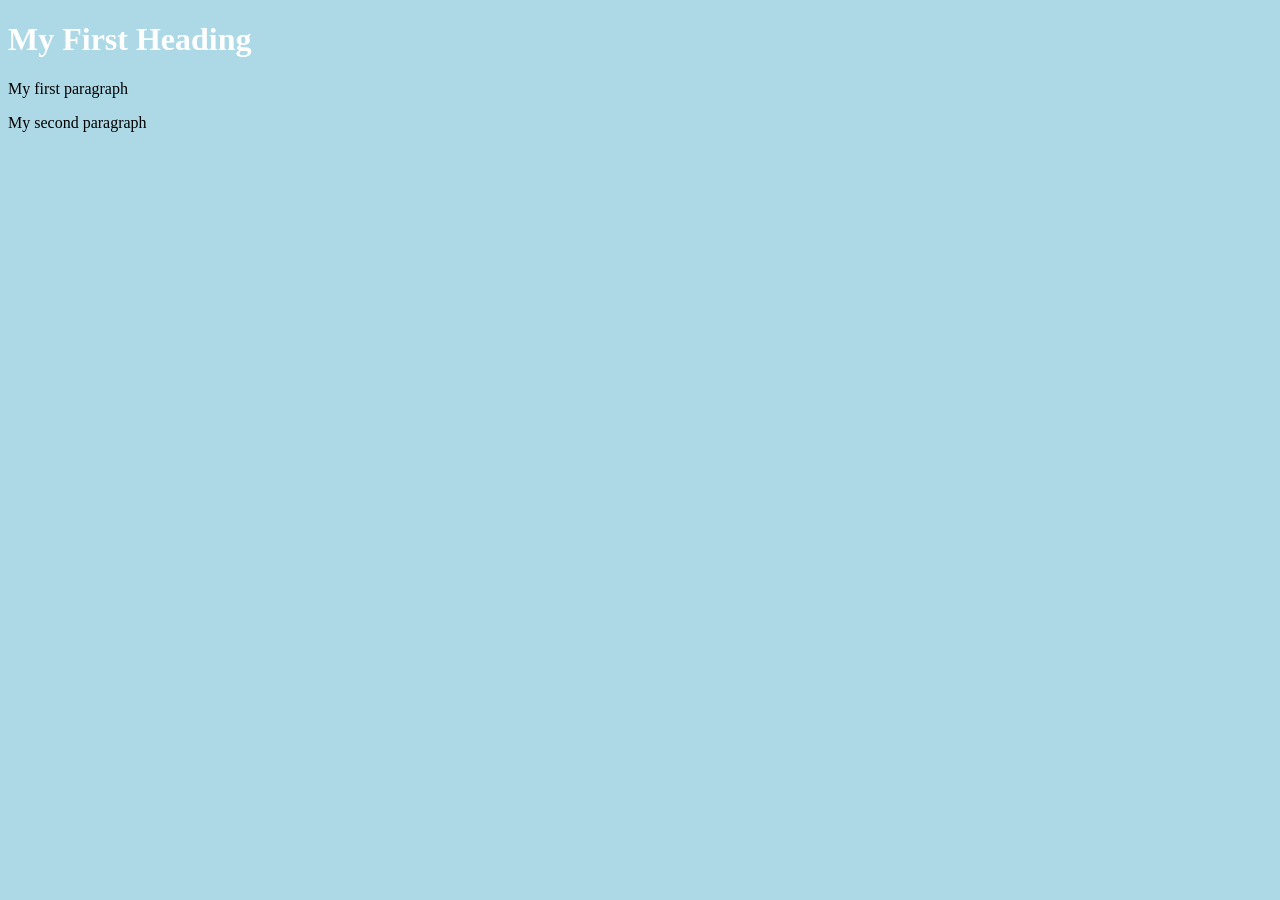
<file: index.html>
<!DOCTYPE html>
<html>
	<head>
		<title>Page Title</title>
		<link rel="stylesheet" href="styles.css">
	</head>
<bogy>
	<h1>My First Heading</h1>
	<p>My first paragraph</p>
	<p>My second paragraph</p>
</body>
</html>
</file>
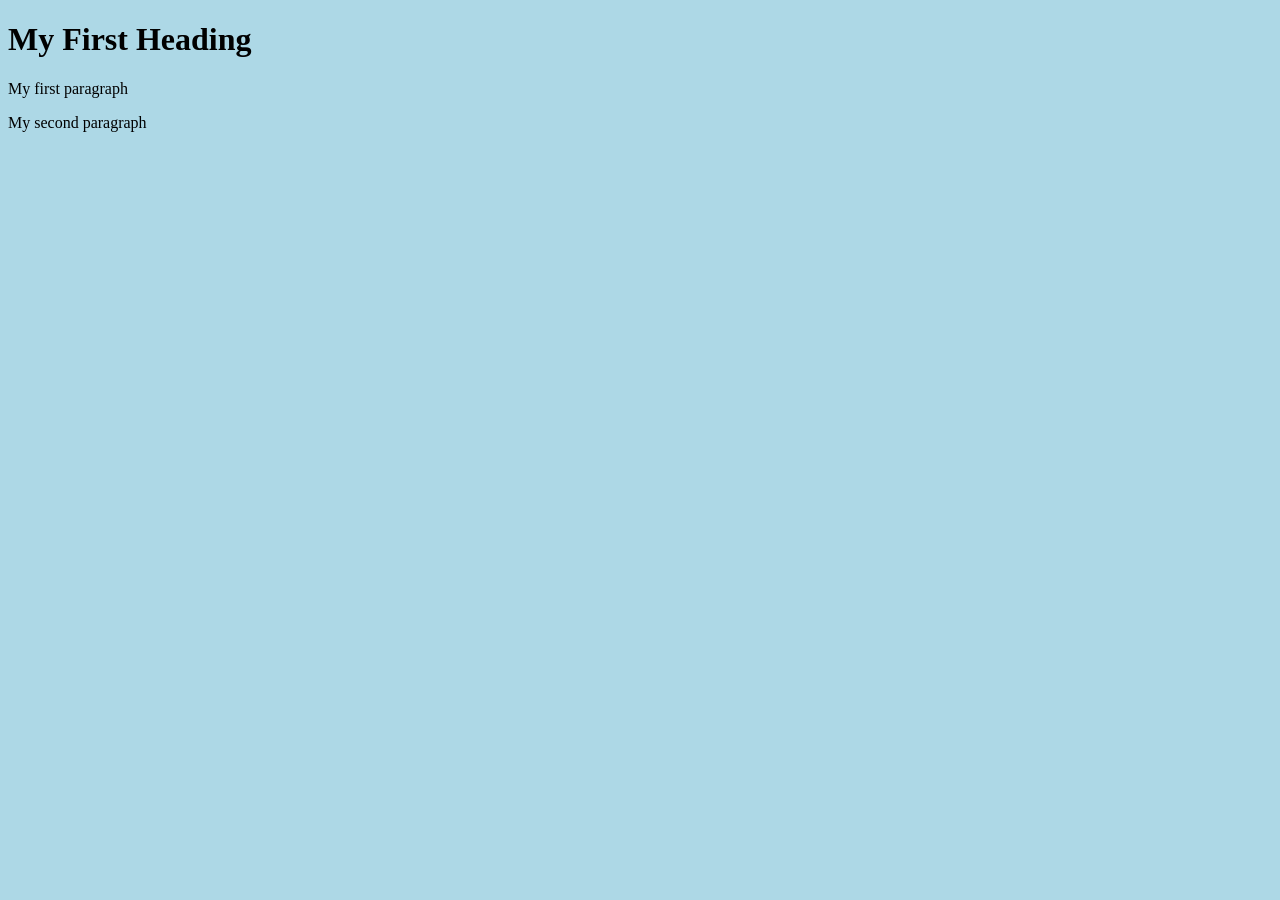
<file: web_pages/index.html>
<!DOCTYPE html>
<html>
	<head>
		<title>Page Title</title>
		<link rel="stylesheet" href="/css/styles.css">
	</head>
<bogy>
	<h1>My First Heading</h1>
	<p>My first paragraph</p>
	<p>My second paragraph</p>
</body>
</html>
</file>
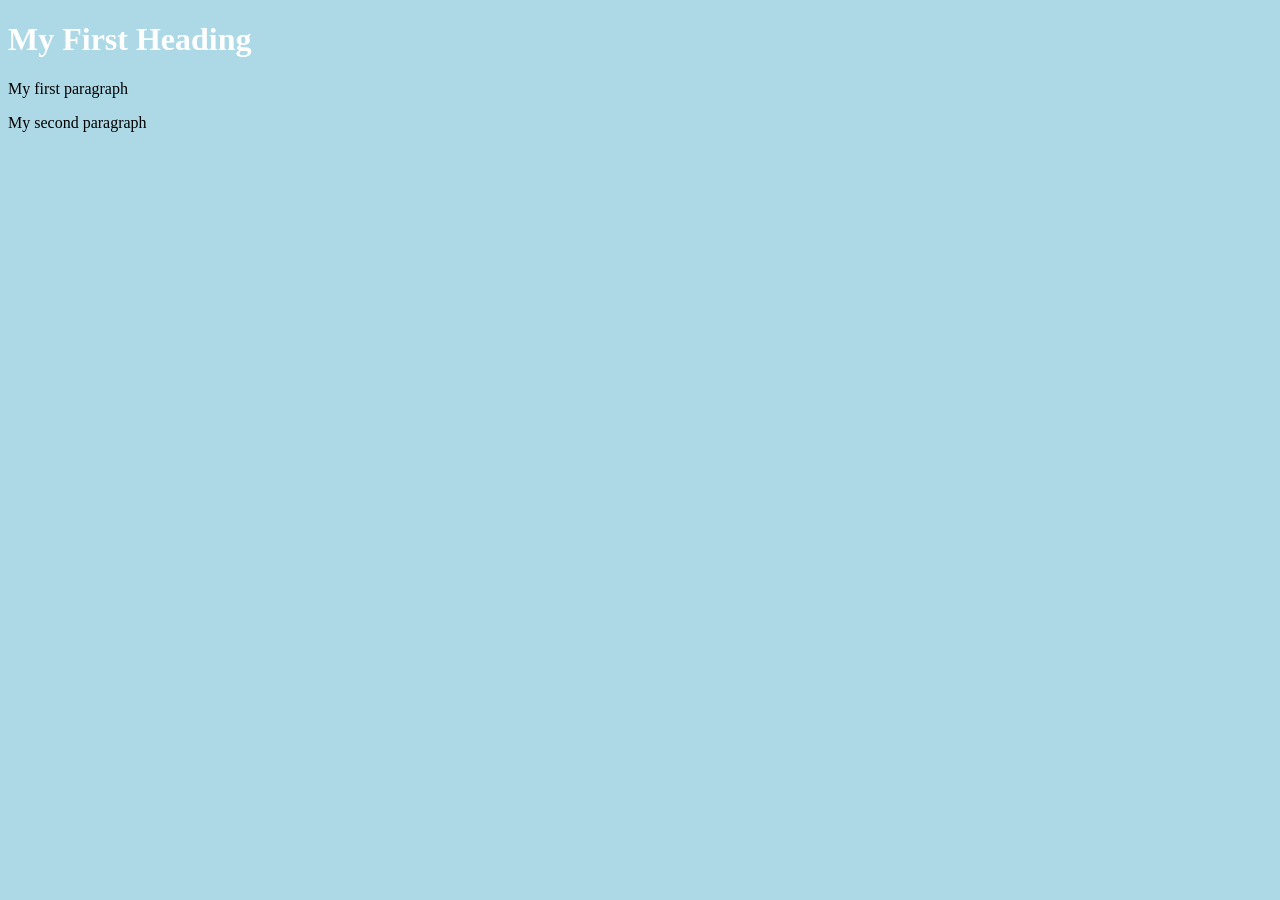
<file: page2.html>
<!DOCTYPE html>
<html>
        <head>
                <title>Page Title</title>
		<link rel="stylesheet" href="styles.css">
        </head>
<bogy>
        <h1>My First Heading</h1>
        <p>My first paragraph</p>
        <p>My second paragraph</p>
</body>
</html>
</file>
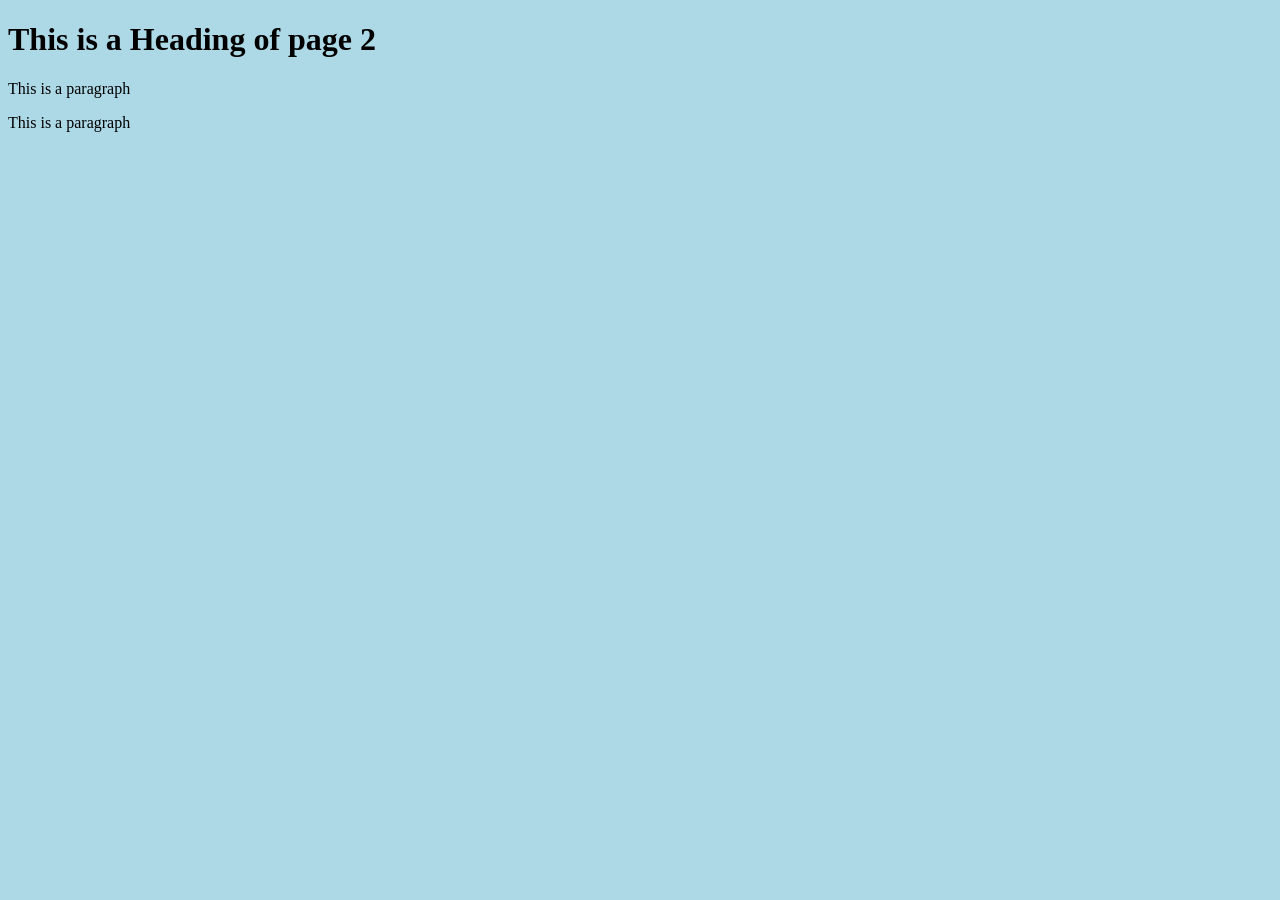
<file: web_pages/cart.html>
<!DOCTYPE html>
<html>
        <head>
                <title>Page 2 Title</title>
		<link rel="stylesheet" href="/css/styles.css">
        </head>
<bogy>
        <h1>This is a Heading of page 2</h1>
        <p>This is a paragraph</p>
        <p>This is a paragraph</p>
</body>
</html>
</file>
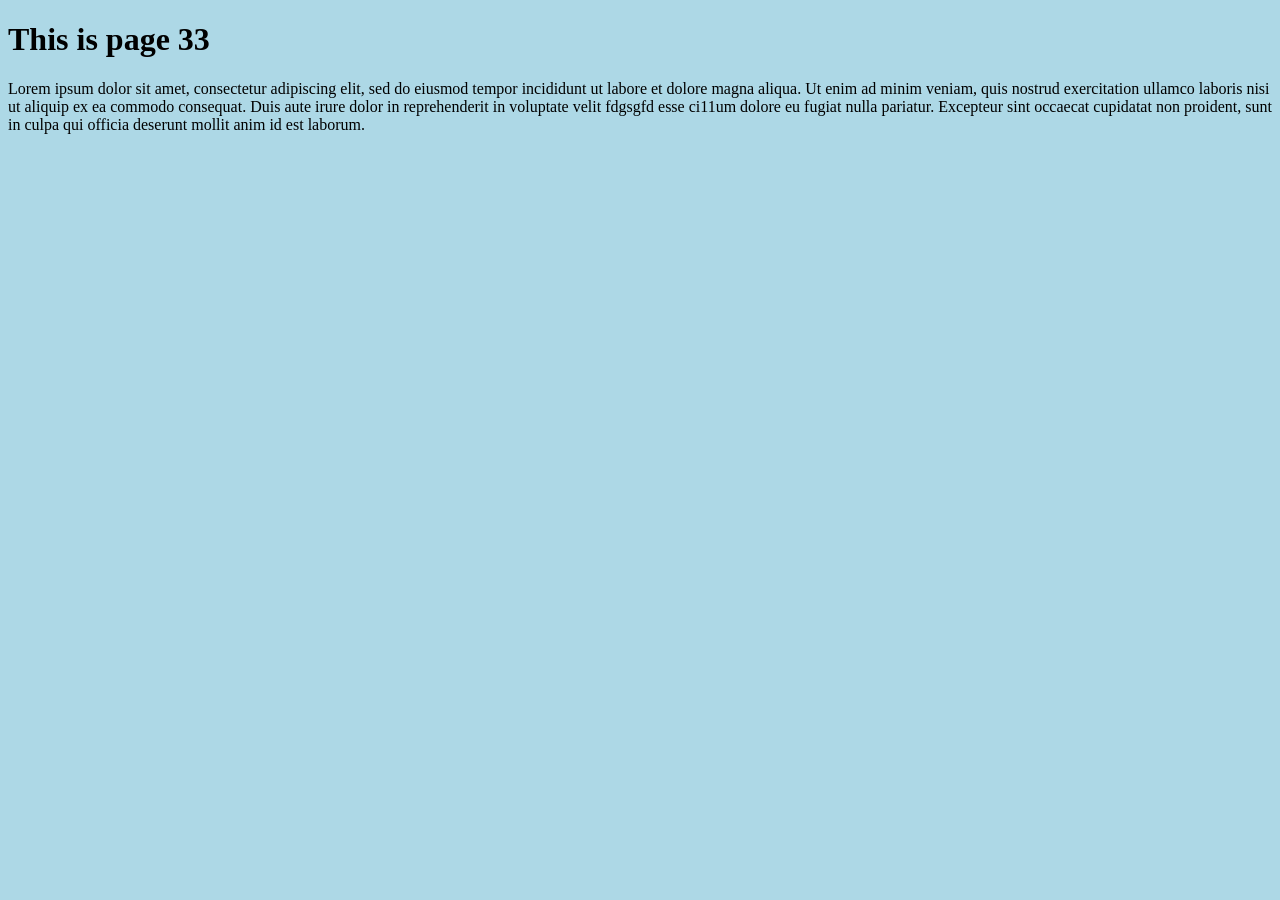
<file: web_pages/page3.html>
<!DOCTYPE html>
<html>
        <head>
                <title>Page Title</title>
		<link rel="stylesheet" href="/css/styles.css">
        </head>
	<bogy>
        	<h1>This is page 33</h1>
        	<p>
Lorem ipsum dolor sit amet, consectetur adipiscing elit, 
sed do eiusmod tempor incididunt ut labore et dolore magna aliqua. 
Ut enim ad minim veniam, quis nostrud exercitation ullamco laboris nisi ut aliquip 
ex ea commodo consequat. Duis aute irure dolor in reprehenderit in voluptate velit 
fdgsgfd esse ci11um dolore eu fugiat nulla pariatur. Excepteur sint occaecat cupidatat non 
proident, sunt in culpa qui officia deserunt mollit anim id est laborum.
		</p>
	</body>
</html>
</file>
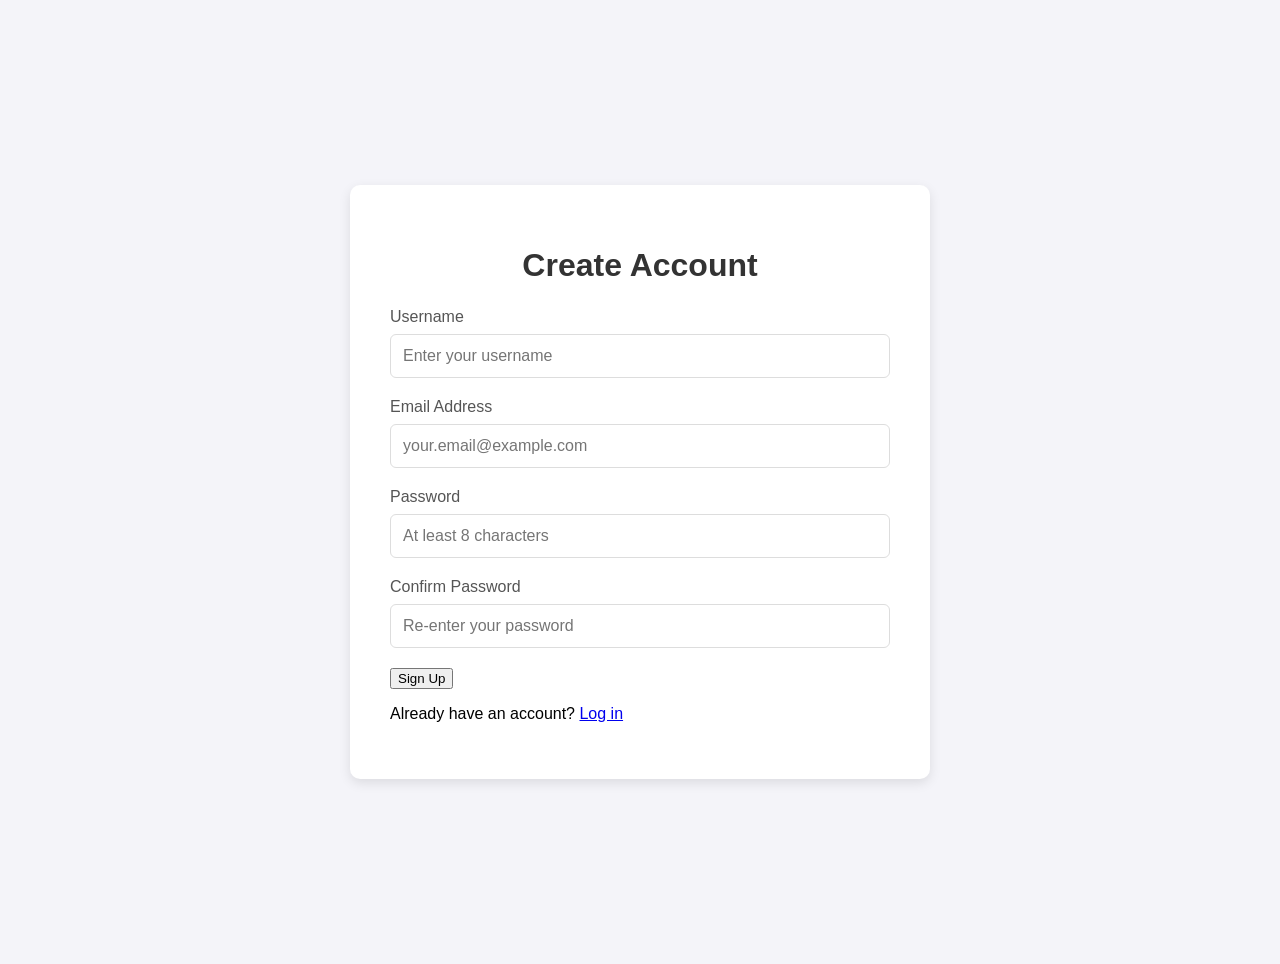
<file: web_pages/register.html>
<!DOCTYPE html>
<html lang="en">
<head>
    <meta charset="UTF-8">
    <meta name="viewport" content="width=device-width, initial-scale=1.0">
    <title>User Registration</title>
    <style>
        :root {
            --primary-color: #4CAF50;
            --primary-hover: #45a049;
            --text-color: #333;
            --light-text: #555;
            --border-color: #ddd;
            --bg-color: #f4f4f9;
        }

        body {
            font-family: 'Segoe UI', Tahoma, Geneva, Verdana, sans-serif;
            background-color: var(--bg-color);
            margin: 0;
            padding: 2rem;
            display: flex;
            justify-content: center;
            align-items: center;
            min-height: 100vh;
        }

        .registration-container {
            background: white;
            padding: 2.5rem;
            border-radius: 10px;
            box-shadow: 0 4px 12px rgba(0, 0, 0, 0.1);
            width: 100%;
            max-width: 500px;
        }

        h1 {
            text-align: center;
            color: var(--text-color);
            margin-bottom: 1.5rem;
            font-weight: 600;
        }

        .form-group {
            margin-bottom: 1.25rem;
        }

        label {
            display: block;
            margin-bottom: 0.5rem;
            color: var(--light-text);
            font-weight: 500;
        }

        input[type="text"],
        input[type="email"],
        input[type="password"] {
            width: 100%;
            padding: 0.75rem;
            border: 1px solid var(--border-color);
            border-radius: 6px;
            box-sizing: border-box;
            font-size: 1rem;
            transition: border-color 0.3s;
        }

        input:focus {
            outline: none;
        }
    </style>
</head>
<body>
    <main class="registration-container">
        <h1>Create Account</h1>
        <form action="/register" method="POST" novalidate>
            <div class="form-group">
                <label for="username">Username</label>
                <input type="text" id="username" name="username" required
                       placeholder="Enter your username">
            </div>

            <div class="form-group">
                <label for="email">Email Address</label>
                <input type="email" id="email" name="email" required
                       placeholder="your.email@example.com">
            </div>

            <div class="form-group">
                <label for="password">Password</label>
                <input type="password" id="password" name="password" required
                       placeholder="At least 8 characters" minlength="8">
            </div>

            <div class="form-group">
                <label for="confirm-password">Confirm Password</label>
                <input type="password" id="confirm-password" name="confirm-password"
                       placeholder="Re-enter your password">
            </div>

            <button type="submit">Sign Up</button>
        </form>

        <p class="login-link">
            Already have an account? <a href="/login">Log in</a>
        </p>
    </main>
</body>
</html>
</file>
<file: styles.css>
body {
	background-color: lightblue;
}

h1 {
	color: white;
	text-alignt: center;
}

p {
	font-family: veranda;
	font-size: 20;
}
</file>
<file: css/styles.css>
body {
	background-color: lightblue;
}

h1, h2 {
	color: black;
	text-alignt: center;
}

p {
	font-family: veranda;
	font-size: 20;
}
</file>
